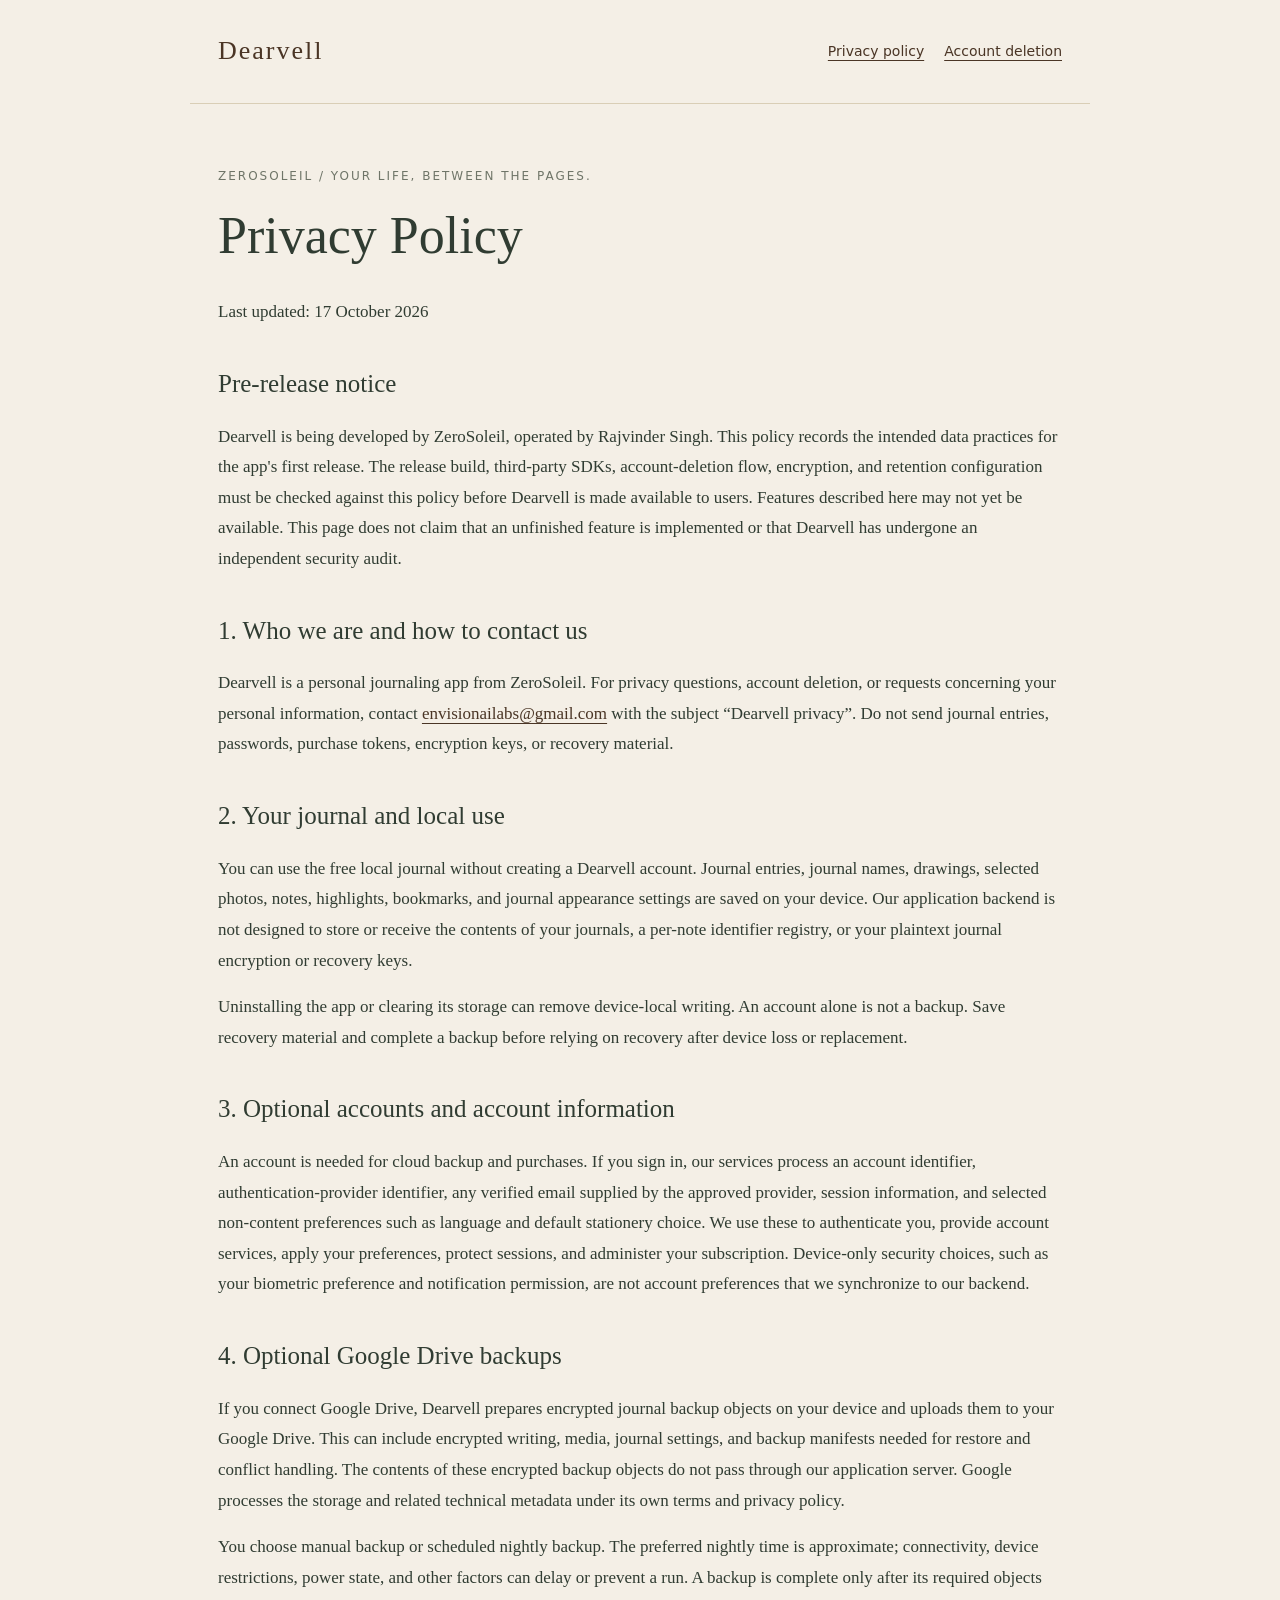
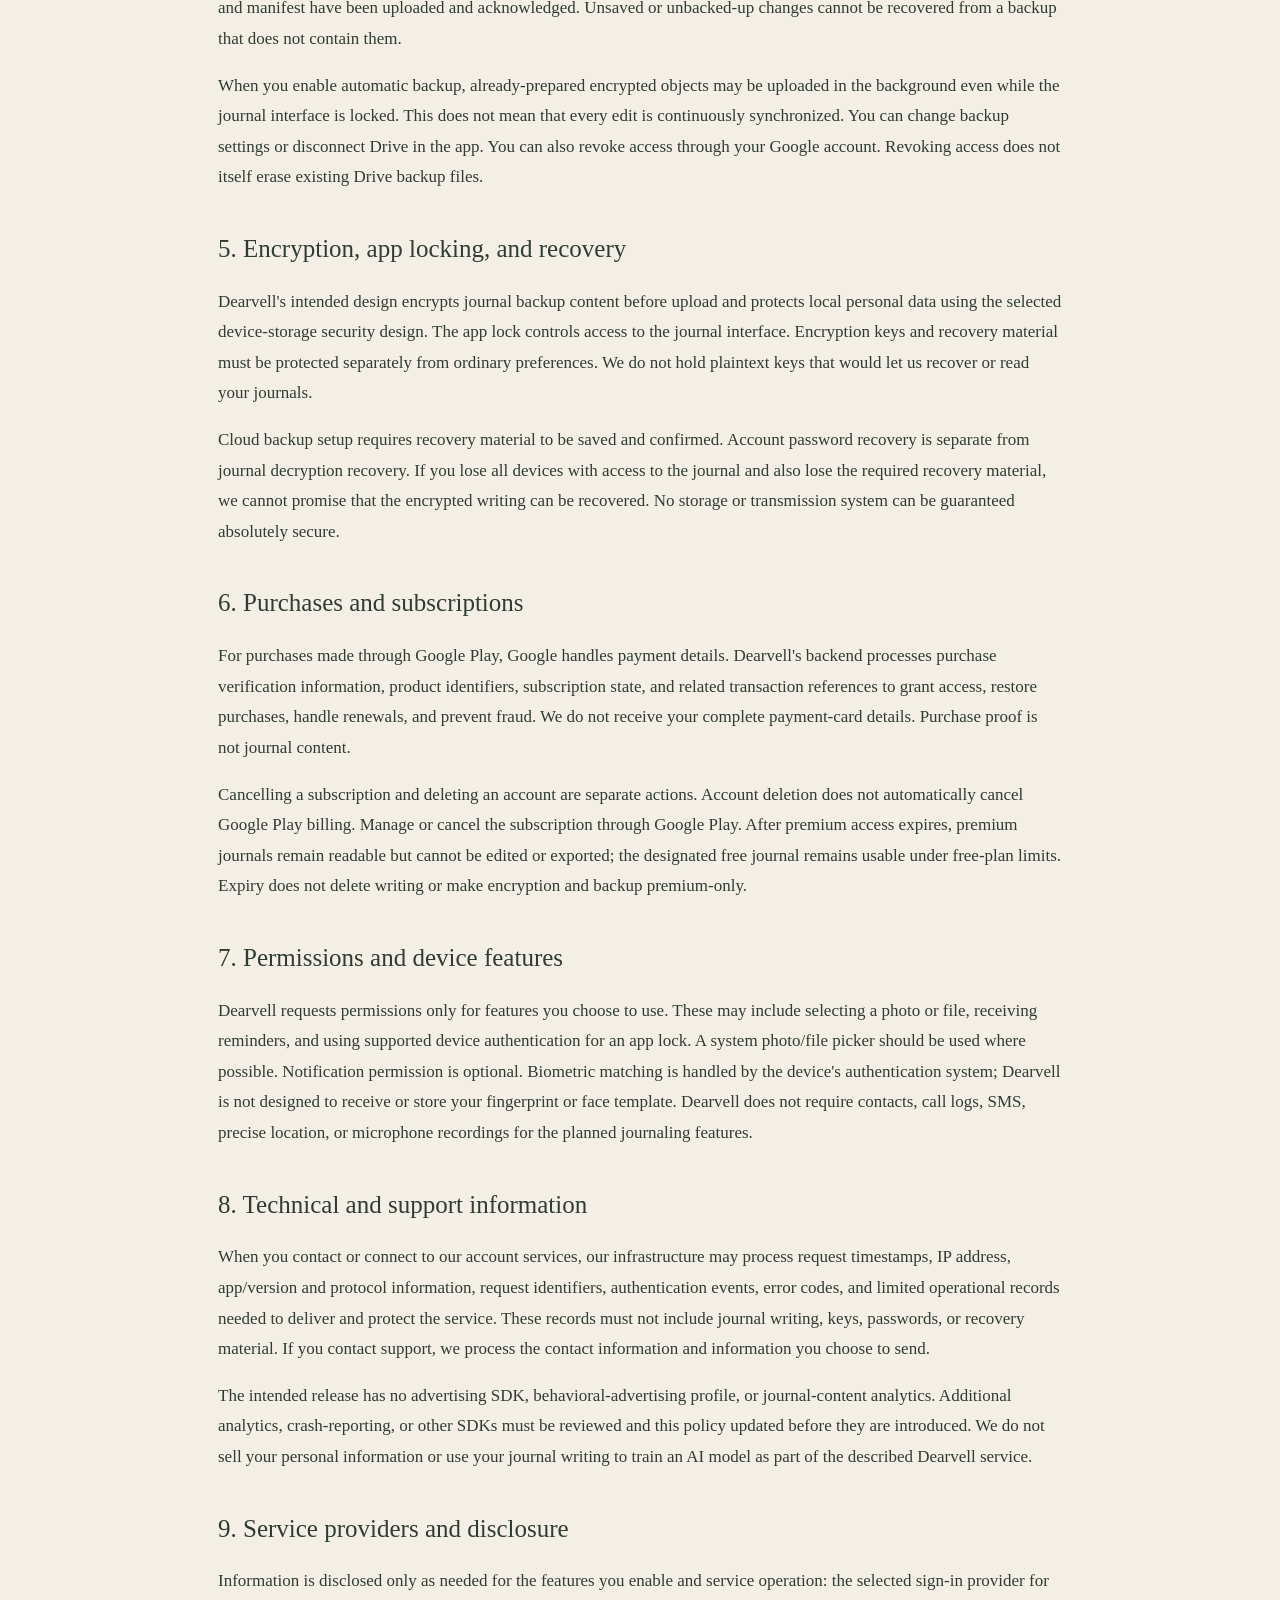
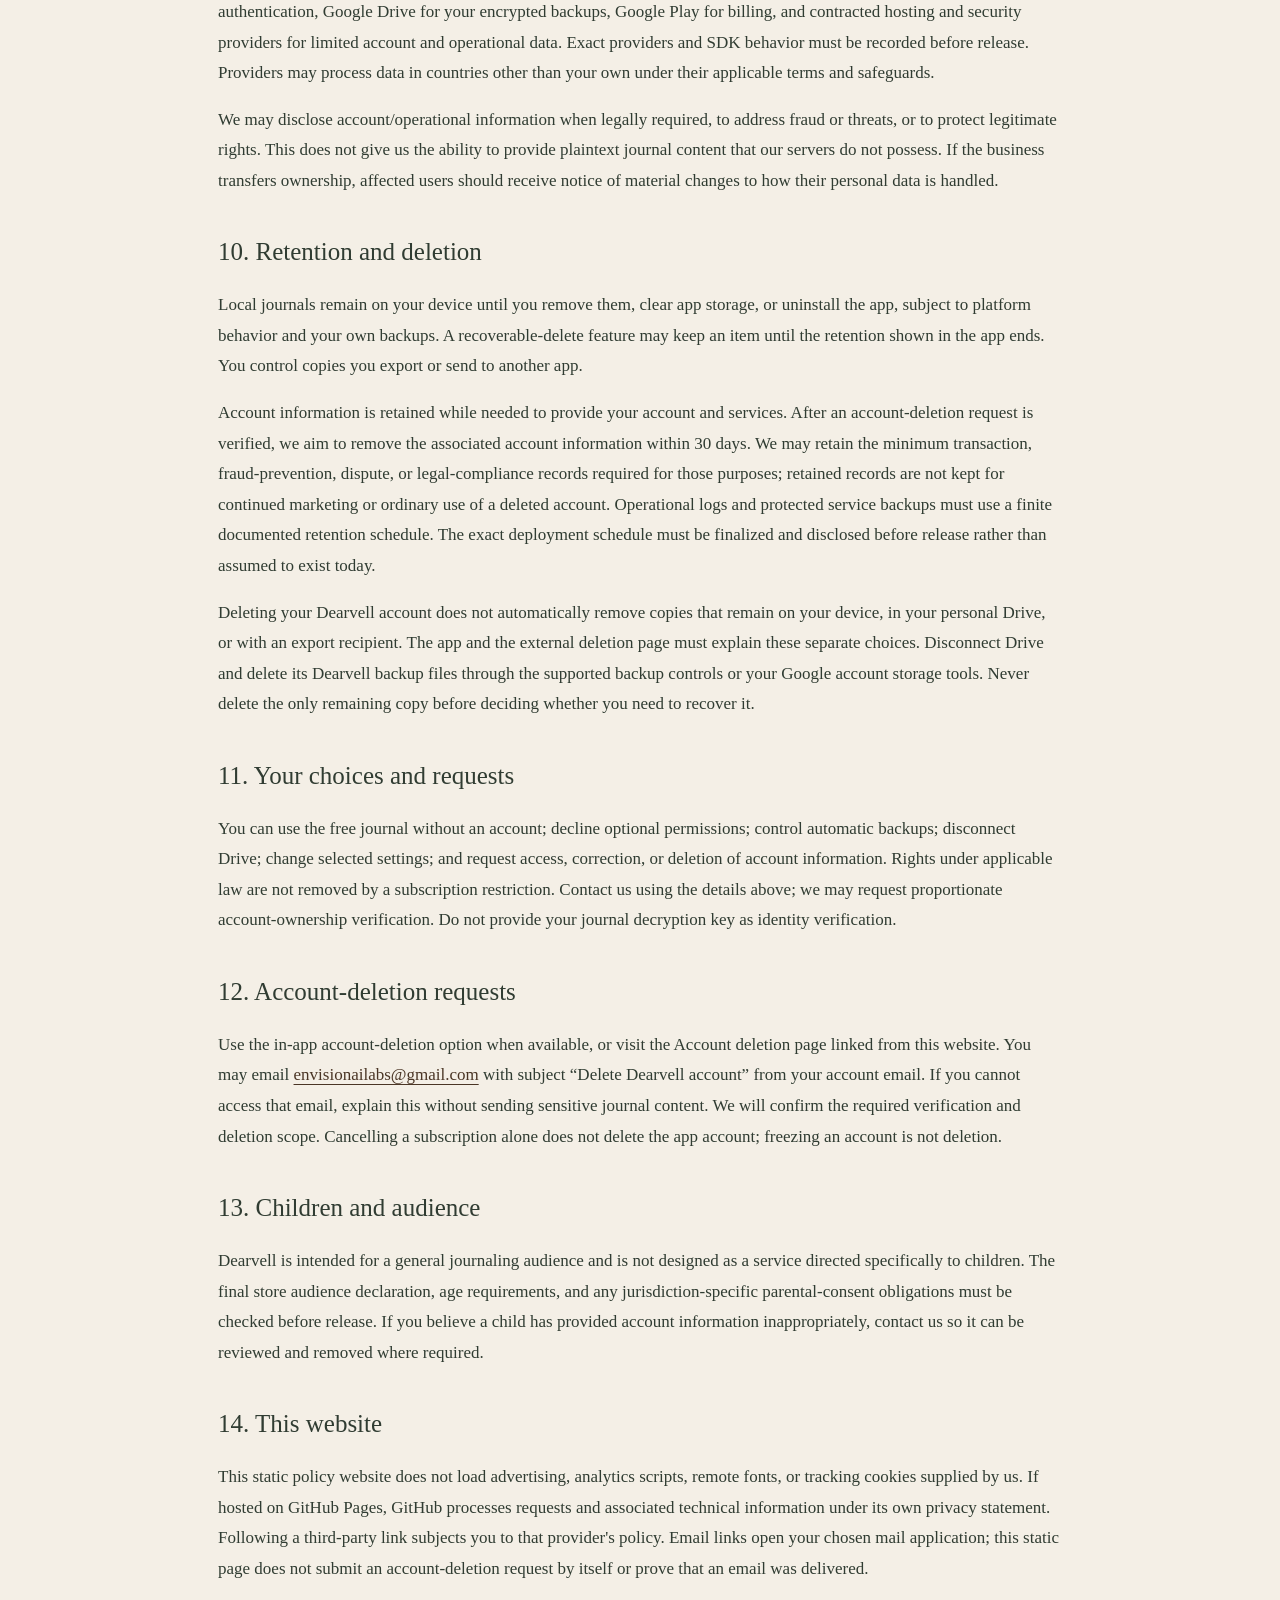
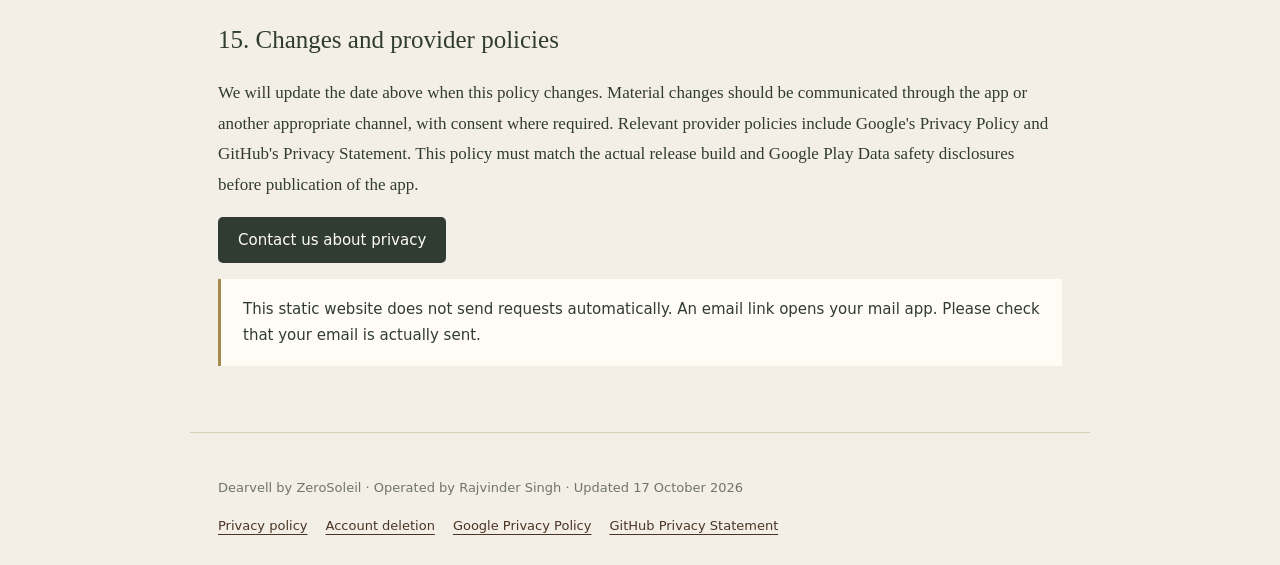
<file: index.html>
<!doctype html><html lang="en"><head><meta charset="utf-8"><meta name="viewport" content="width=device-width,initial-scale=1"><meta name="description" content="Privacy Policy for Dearvell by ZeroSoleil. Local journaling, optional encrypted Drive backups, and account choices."><meta name="robots" content="index,follow"><title>Privacy Policy — Dearvell</title><link rel="stylesheet" href="./styles.css"></head><body><header><a class="brand" href="./" aria-label="Dearvell home">Dearvell</a><nav aria-label="Privacy navigation"><a href="./">Privacy policy</a><a href="./delete-account/">Account deletion</a></nav></header><main id="main"><div class="eyebrow">ZeroSoleil / Your life, between the pages.</div><h1>Privacy Policy</h1><p>Last updated: 17 October 2026</p>
<h2>Pre-release notice</h2>
<p>Dearvell is being developed by ZeroSoleil, operated by Rajvinder Singh. This policy records the intended data practices for the app&#x27;s first release. The release build, third-party SDKs, account-deletion flow, encryption, and retention configuration must be checked against this policy before Dearvell is made available to users. Features described here may not yet be available. This page does not claim that an unfinished feature is implemented or that Dearvell has undergone an independent security audit.</p>
<h2>1. Who we are and how to contact us</h2>
<p>Dearvell is a personal journaling app from ZeroSoleil. For privacy questions, account deletion, or requests concerning your personal information, contact <a href="mailto:envisionailabs@gmail.com?subject=Dearvell%20privacy">envisionailabs@gmail.com</a> with the subject “Dearvell privacy”. Do not send journal entries, passwords, purchase tokens, encryption keys, or recovery material.</p>
<h2>2. Your journal and local use</h2>
<p>You can use the free local journal without creating a Dearvell account. Journal entries, journal names, drawings, selected photos, notes, highlights, bookmarks, and journal appearance settings are saved on your device. Our application backend is not designed to store or receive the contents of your journals, a per-note identifier registry, or your plaintext journal encryption or recovery keys.</p>
<p>Uninstalling the app or clearing its storage can remove device-local writing. An account alone is not a backup. Save recovery material and complete a backup before relying on recovery after device loss or replacement.</p>
<h2>3. Optional accounts and account information</h2>
<p>An account is needed for cloud backup and purchases. If you sign in, our services process an account identifier, authentication-provider identifier, any verified email supplied by the approved provider, session information, and selected non-content preferences such as language and default stationery choice. We use these to authenticate you, provide account services, apply your preferences, protect sessions, and administer your subscription. Device-only security choices, such as your biometric preference and notification permission, are not account preferences that we synchronize to our backend.</p>
<h2>4. Optional Google Drive backups</h2>
<p>If you connect Google Drive, Dearvell prepares encrypted journal backup objects on your device and uploads them to your Google Drive. This can include encrypted writing, media, journal settings, and backup manifests needed for restore and conflict handling. The contents of these encrypted backup objects do not pass through our application server. Google processes the storage and related technical metadata under its own terms and privacy policy.</p>
<p>You choose manual backup or scheduled nightly backup. The preferred nightly time is approximate; connectivity, device restrictions, power state, and other factors can delay or prevent a run. A backup is complete only after its required objects and manifest have been uploaded and acknowledged. Unsaved or unbacked-up changes cannot be recovered from a backup that does not contain them.</p>
<p>When you enable automatic backup, already-prepared encrypted objects may be uploaded in the background even while the journal interface is locked. This does not mean that every edit is continuously synchronized. You can change backup settings or disconnect Drive in the app. You can also revoke access through your Google account. Revoking access does not itself erase existing Drive backup files.</p>
<h2>5. Encryption, app locking, and recovery</h2>
<p>Dearvell&#x27;s intended design encrypts journal backup content before upload and protects local personal data using the selected device-storage security design. The app lock controls access to the journal interface. Encryption keys and recovery material must be protected separately from ordinary preferences. We do not hold plaintext keys that would let us recover or read your journals.</p>
<p>Cloud backup setup requires recovery material to be saved and confirmed. Account password recovery is separate from journal decryption recovery. If you lose all devices with access to the journal and also lose the required recovery material, we cannot promise that the encrypted writing can be recovered. No storage or transmission system can be guaranteed absolutely secure.</p>
<h2>6. Purchases and subscriptions</h2>
<p>For purchases made through Google Play, Google handles payment details. Dearvell&#x27;s backend processes purchase verification information, product identifiers, subscription state, and related transaction references to grant access, restore purchases, handle renewals, and prevent fraud. We do not receive your complete payment-card details. Purchase proof is not journal content.</p>
<p>Cancelling a subscription and deleting an account are separate actions. Account deletion does not automatically cancel Google Play billing. Manage or cancel the subscription through Google Play. After premium access expires, premium journals remain readable but cannot be edited or exported; the designated free journal remains usable under free-plan limits. Expiry does not delete writing or make encryption and backup premium-only.</p>
<h2>7. Permissions and device features</h2>
<p>Dearvell requests permissions only for features you choose to use. These may include selecting a photo or file, receiving reminders, and using supported device authentication for an app lock. A system photo/file picker should be used where possible. Notification permission is optional. Biometric matching is handled by the device&#x27;s authentication system; Dearvell is not designed to receive or store your fingerprint or face template. Dearvell does not require contacts, call logs, SMS, precise location, or microphone recordings for the planned journaling features.</p>
<h2>8. Technical and support information</h2>
<p>When you contact or connect to our account services, our infrastructure may process request timestamps, IP address, app/version and protocol information, request identifiers, authentication events, error codes, and limited operational records needed to deliver and protect the service. These records must not include journal writing, keys, passwords, or recovery material. If you contact support, we process the contact information and information you choose to send.</p>
<p>The intended release has no advertising SDK, behavioral-advertising profile, or journal-content analytics. Additional analytics, crash-reporting, or other SDKs must be reviewed and this policy updated before they are introduced. We do not sell your personal information or use your journal writing to train an AI model as part of the described Dearvell service.</p>
<h2>9. Service providers and disclosure</h2>
<p>Information is disclosed only as needed for the features you enable and service operation: the selected sign-in provider for authentication, Google Drive for your encrypted backups, Google Play for billing, and contracted hosting and security providers for limited account and operational data. Exact providers and SDK behavior must be recorded before release. Providers may process data in countries other than your own under their applicable terms and safeguards.</p>
<p>We may disclose account/operational information when legally required, to address fraud or threats, or to protect legitimate rights. This does not give us the ability to provide plaintext journal content that our servers do not possess. If the business transfers ownership, affected users should receive notice of material changes to how their personal data is handled.</p>
<h2>10. Retention and deletion</h2>
<p>Local journals remain on your device until you remove them, clear app storage, or uninstall the app, subject to platform behavior and your own backups. A recoverable-delete feature may keep an item until the retention shown in the app ends. You control copies you export or send to another app.</p>
<p>Account information is retained while needed to provide your account and services. After an account-deletion request is verified, we aim to remove the associated account information within 30 days. We may retain the minimum transaction, fraud-prevention, dispute, or legal-compliance records required for those purposes; retained records are not kept for continued marketing or ordinary use of a deleted account. Operational logs and protected service backups must use a finite documented retention schedule. The exact deployment schedule must be finalized and disclosed before release rather than assumed to exist today.</p>
<p>Deleting your Dearvell account does not automatically remove copies that remain on your device, in your personal Drive, or with an export recipient. The app and the external deletion page must explain these separate choices. Disconnect Drive and delete its Dearvell backup files through the supported backup controls or your Google account storage tools. Never delete the only remaining copy before deciding whether you need to recover it.</p>
<h2>11. Your choices and requests</h2>
<p>You can use the free journal without an account; decline optional permissions; control automatic backups; disconnect Drive; change selected settings; and request access, correction, or deletion of account information. Rights under applicable law are not removed by a subscription restriction. Contact us using the details above; we may request proportionate account-ownership verification. Do not provide your journal decryption key as identity verification.</p>
<h2>12. Account-deletion requests</h2>
<p>Use the in-app account-deletion option when available, or visit the Account deletion page linked from this website. You may email <a href="mailto:envisionailabs@gmail.com?subject=Dearvell%20privacy">envisionailabs@gmail.com</a> with subject “Delete Dearvell account” from your account email. If you cannot access that email, explain this without sending sensitive journal content. We will confirm the required verification and deletion scope. Cancelling a subscription alone does not delete the app account; freezing an account is not deletion.</p>
<h2>13. Children and audience</h2>
<p>Dearvell is intended for a general journaling audience and is not designed as a service directed specifically to children. The final store audience declaration, age requirements, and any jurisdiction-specific parental-consent obligations must be checked before release. If you believe a child has provided account information inappropriately, contact us so it can be reviewed and removed where required.</p>
<h2>14. This website</h2>
<p>This static policy website does not load advertising, analytics scripts, remote fonts, or tracking cookies supplied by us. If hosted on GitHub Pages, GitHub processes requests and associated technical information under its own privacy statement. Following a third-party link subjects you to that provider&#x27;s policy. Email links open your chosen mail application; this static page does not submit an account-deletion request by itself or prove that an email was delivered.</p>
<h2>15. Changes and provider policies</h2>
<p>We will update the date above when this policy changes. Material changes should be communicated through the app or another appropriate channel, with consent where required. Relevant provider policies include Google&#x27;s Privacy Policy and GitHub&#x27;s Privacy Statement. This policy must match the actual release build and Google Play Data safety disclosures before publication of the app.</p><p><a class="button" href="mailto:envisionailabs@gmail.com?subject=Dearvell%20privacy">Contact us about privacy</a></p><p class="notice">This static website does not send requests automatically. An email link opens your mail app. Please check that your email is actually sent.</p></main><footer><p>Dearvell by ZeroSoleil · Operated by Rajvinder Singh · Updated 17 October 2026</p><a href="./">Privacy policy</a><a href="./delete-account/">Account deletion</a><a href="https://policies.google.com/privacy">Google Privacy Policy</a><a href="https://docs.github.com/en/site-policy/privacy-policies/github-general-privacy-statement">GitHub Privacy Statement</a></footer></body></html>
</file>
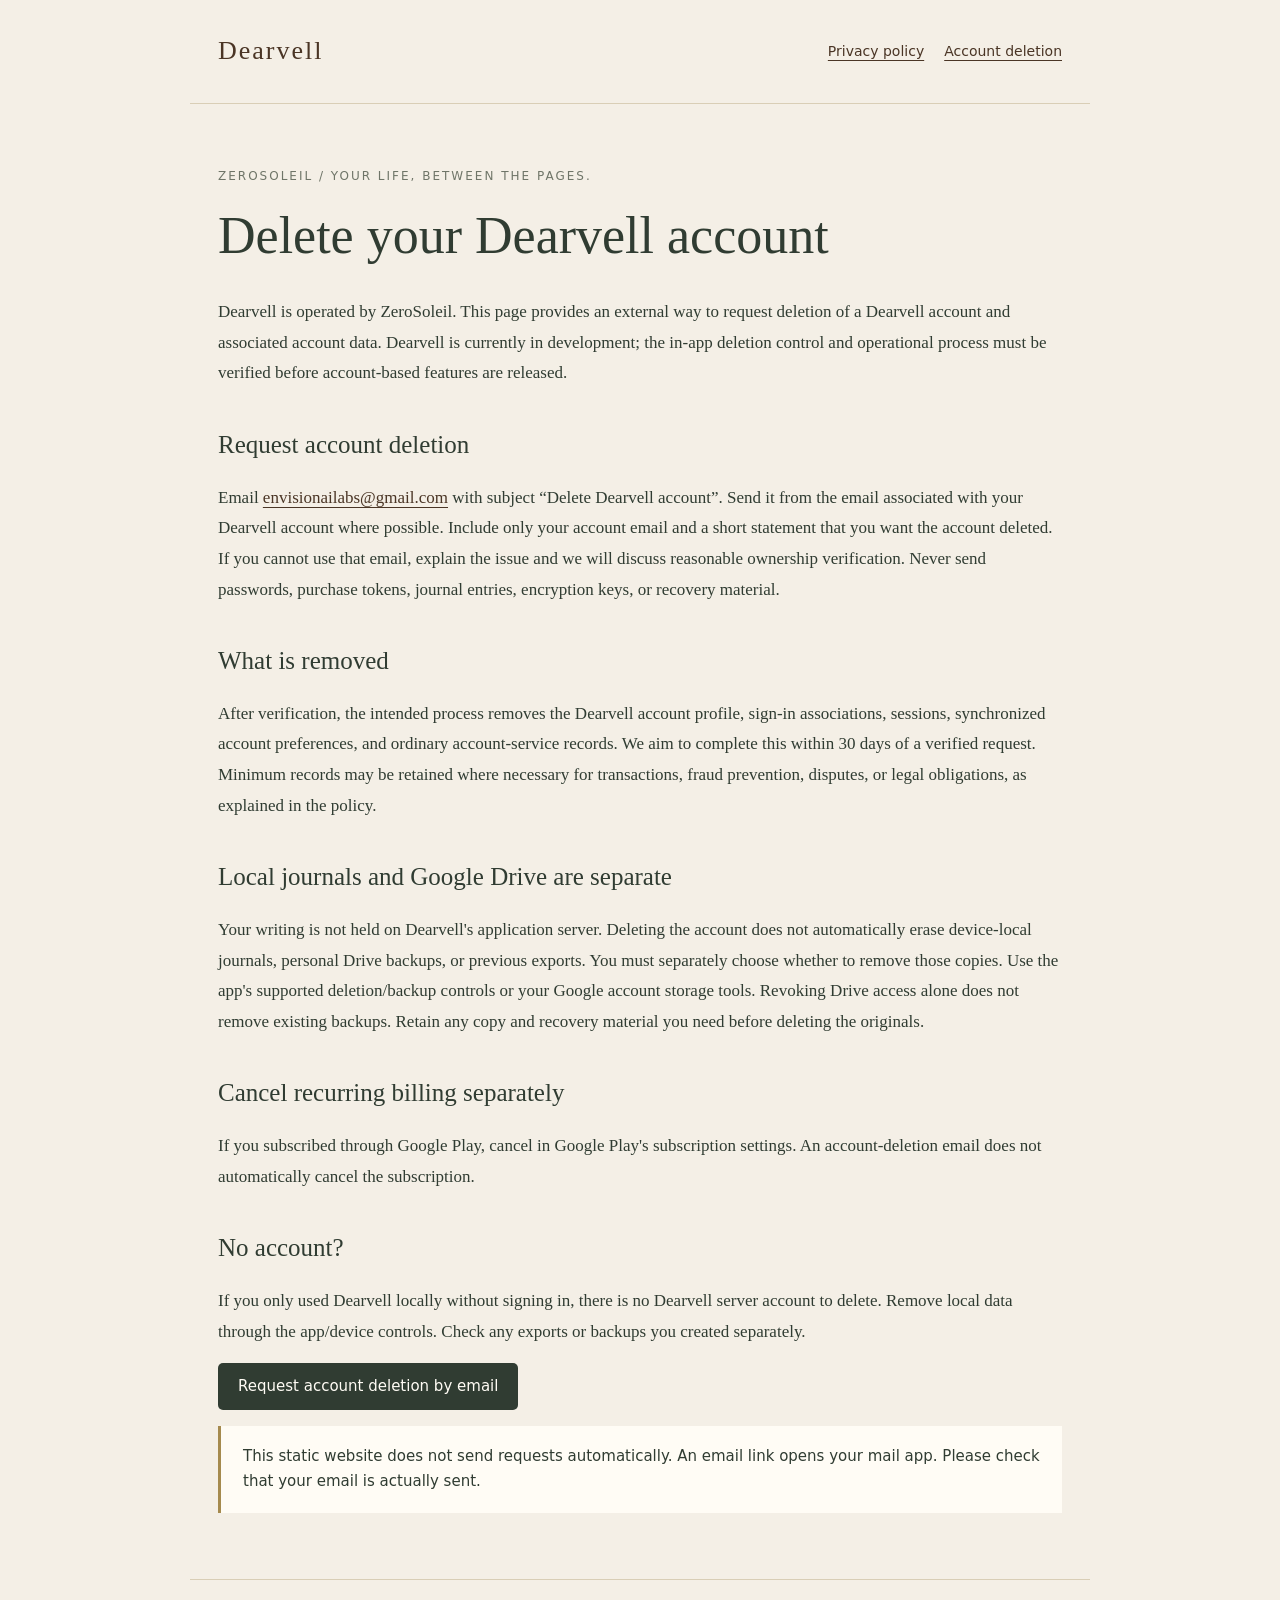
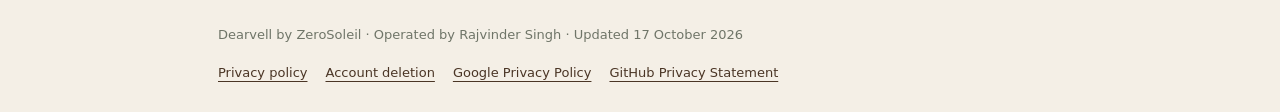
<file: delete-account/index.html>
<!doctype html><html lang="en"><head><meta charset="utf-8"><meta name="viewport" content="width=device-width,initial-scale=1"><meta name="description" content="Delete your Dearvell account for Dearvell by ZeroSoleil. Local journaling, optional encrypted Drive backups, and account choices."><meta name="robots" content="index,follow"><title>Delete your Dearvell account — Dearvell</title><link rel="stylesheet" href="../styles.css"></head><body><header><a class="brand" href="../" aria-label="Dearvell home">Dearvell</a><nav aria-label="Privacy navigation"><a href="../">Privacy policy</a><a href="../delete-account/">Account deletion</a></nav></header><main id="main"><div class="eyebrow">ZeroSoleil / Your life, between the pages.</div><h1>Delete your Dearvell account</h1><p>Dearvell is operated by ZeroSoleil. This page provides an external way to request deletion of a Dearvell account and associated account data. Dearvell is currently in development; the in-app deletion control and operational process must be verified before account-based features are released.</p>
<h2>Request account deletion</h2>
<p>Email <a href="mailto:envisionailabs@gmail.com?subject=Delete%20Dearvell%20account">envisionailabs@gmail.com</a> with subject “Delete Dearvell account”. Send it from the email associated with your Dearvell account where possible. Include only your account email and a short statement that you want the account deleted. If you cannot use that email, explain the issue and we will discuss reasonable ownership verification. Never send passwords, purchase tokens, journal entries, encryption keys, or recovery material.</p>
<h2>What is removed</h2>
<p>After verification, the intended process removes the Dearvell account profile, sign-in associations, sessions, synchronized account preferences, and ordinary account-service records. We aim to complete this within 30 days of a verified request. Minimum records may be retained where necessary for transactions, fraud prevention, disputes, or legal obligations, as explained in the policy.</p>
<h2>Local journals and Google Drive are separate</h2>
<p>Your writing is not held on Dearvell&#x27;s application server. Deleting the account does not automatically erase device-local journals, personal Drive backups, or previous exports. You must separately choose whether to remove those copies. Use the app&#x27;s supported deletion/backup controls or your Google account storage tools. Revoking Drive access alone does not remove existing backups. Retain any copy and recovery material you need before deleting the originals.</p>
<h2>Cancel recurring billing separately</h2>
<p>If you subscribed through Google Play, cancel in Google Play&#x27;s subscription settings. An account-deletion email does not automatically cancel the subscription.</p>
<h2>No account?</h2>
<p>If you only used Dearvell locally without signing in, there is no Dearvell server account to delete. Remove local data through the app/device controls. Check any exports or backups you created separately.</p><p><a class="button" href="mailto:envisionailabs@gmail.com?subject=Delete%20Dearvell%20account">Request account deletion by email</a></p><p class="notice">This static website does not send requests automatically. An email link opens your mail app. Please check that your email is actually sent.</p></main><footer><p>Dearvell by ZeroSoleil · Operated by Rajvinder Singh · Updated 17 October 2026</p><a href="../">Privacy policy</a><a href="../delete-account/">Account deletion</a><a href="https://policies.google.com/privacy">Google Privacy Policy</a><a href="https://docs.github.com/en/site-policy/privacy-policies/github-general-privacy-statement">GitHub Privacy Statement</a></footer></body></html>
</file>
<file: styles.css>
*{box-sizing:border-box}html{scroll-behavior:smooth}body{margin:0;background:#f4efe6;color:#303c32;font:17px/1.8 Georgia,serif}a{color:#4a3525;text-underline-offset:4px}a:hover{color:#8b1e1e}a:focus-visible{outline:3px solid #8b1e1e;outline-offset:4px}header,main,footer{max-width:900px;margin:auto;padding:28px}header{display:flex;align-items:center;justify-content:space-between;border-bottom:1px solid #d9ceb6}nav{display:flex;gap:20px;flex-wrap:wrap;font:14px/1.5 system-ui,sans-serif}.brand{font-size:26px;letter-spacing:2px;text-decoration:none}.eyebrow{font:12px/1.5 system-ui,sans-serif;letter-spacing:2px;text-transform:uppercase;color:#6f7568;margin-top:35px}h1{font-size:clamp(32px,6vw,52px);line-height:1.2;font-weight:400;margin:20px 0 30px}h2{font-size:25px;line-height:1.4;font-weight:400;margin-top:38px}p{margin:16px 0}main{padding-bottom:50px}.notice{border-left:3px solid #a58a4e;background:#fffcf5;padding:18px 22px;font:15px/1.7 system-ui,sans-serif}.button{display:inline-block;padding:12px 20px;background:#303c32;color:#fffcf5;text-decoration:none;border-radius:5px;font:15px/1.5 system-ui,sans-serif}.button:hover{color:white;background:#4a3525}footer{border-top:1px solid #d9ceb6;font:13px/1.7 system-ui,sans-serif;color:#6f7568}footer a{margin-right:18px}@media(max-width:550px){header{align-items:flex-start;gap:18px;flex-direction:column}header,main,footer{padding:22px}body{font-size:16px}}@media(prefers-reduced-motion:reduce){html{scroll-behavior:auto}}
</file>
